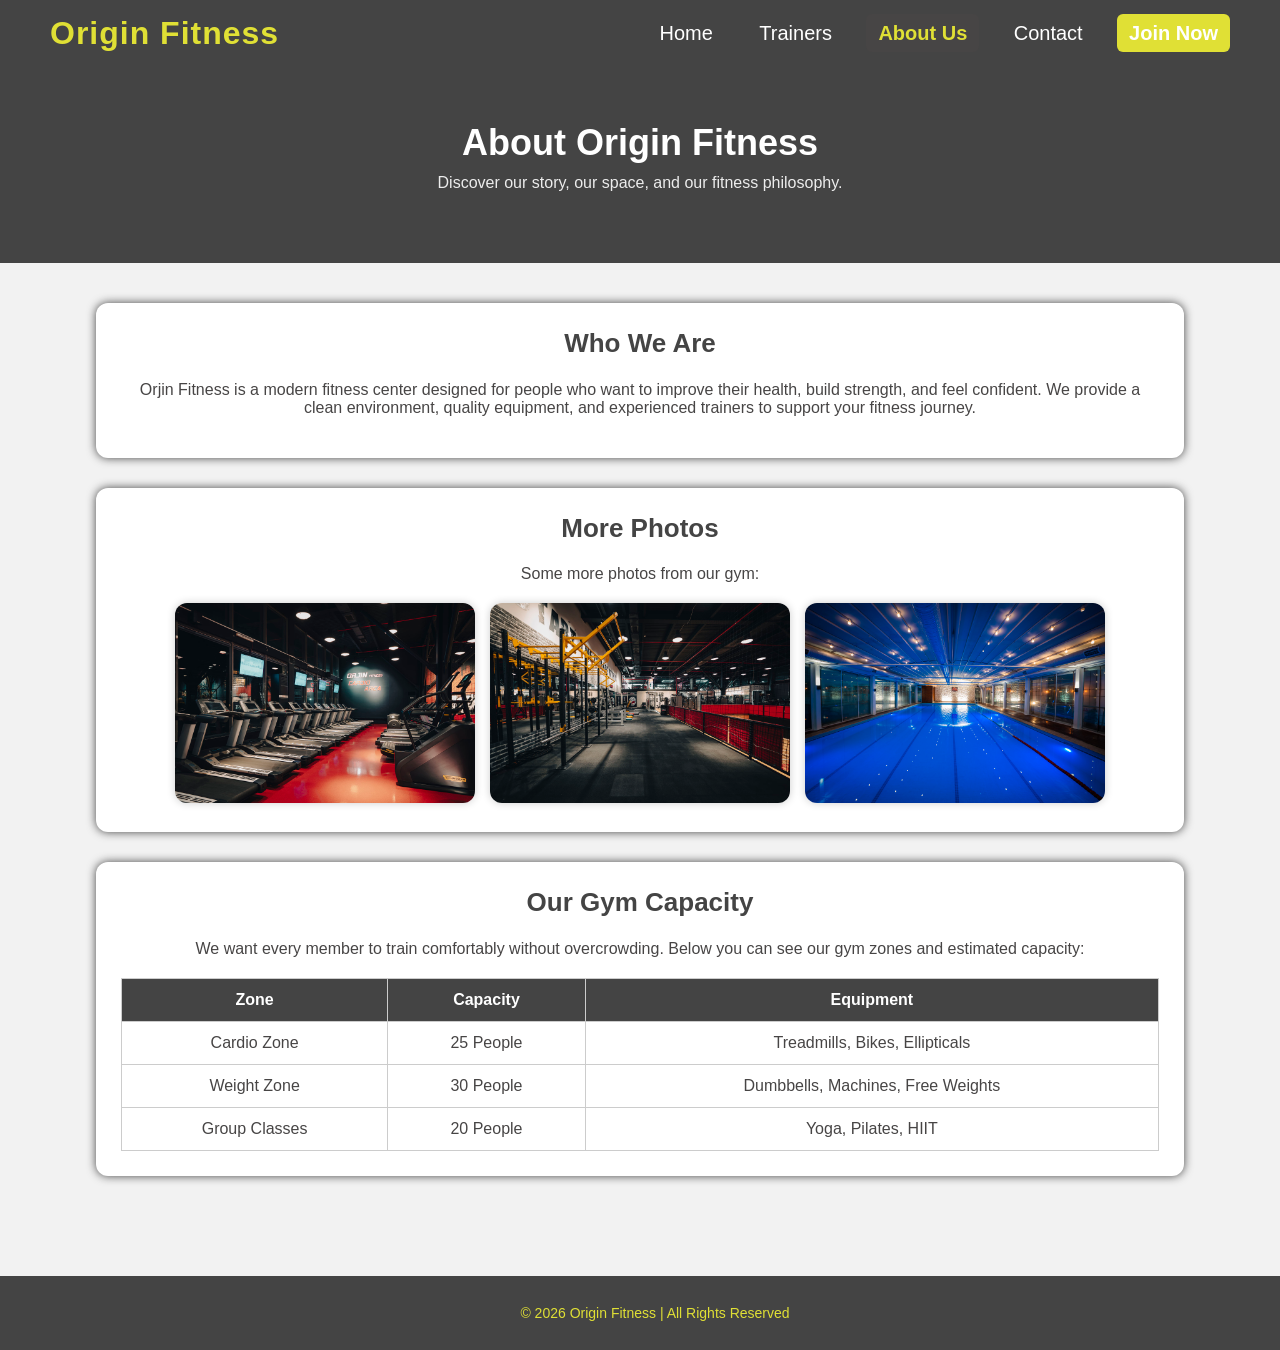
<file: about.html>
<!DOCTYPE html>
<html lang="en">
<head>
  <meta charset="UTF-8">
  <meta name="viewport" content="width=device-width, initial-scale=1.0">
  <title>Origin Fitness | Home</title>
  <link rel="stylesheet" href="about.css">
</head>

<body>

  <!-- HEADER -->
  <header class="header">
    <div class="logo">
      <h1>Origin Fitness</h1>
    </div>

    <nav class="navbar">
      <a href="index.html">Home</a>
      <a href="trainser.html">Trainers</a>
      
      <a href="about.html" class="active">About Us</a>
      
      <a href="contact.html">Contact</a>
      <a href="paid.html" class="join-btn">Join Now</a>
    </nav>
  </header>

  <!-- PAGE HEADER -->
  <section class="page-header">
    <h2>About Origin Fitness</h2>
    <p>Discover our story, our space, and our fitness philosophy.</p>
  </section>

  <!-- MAIN CONTENT -->
  <main class="container">

    <section class="card">
      <h2>Who We Are</h2>
      <p>
        Orjin Fitness is a modern fitness center designed for people who want to improve their health,
        build strength, and feel confident. We provide a clean environment, quality equipment,
        and experienced trainers to support your fitness journey.
      </p>
    </section>

 

 <section class="card">
  <h2>More Photos</h2>
  <p>Some more photos from our gym:</p>

  <div class="gallery">

    <!-- Image 1 -->
    <a href="#modal1">
      <img src="img1.jpg.jpeg" alt="Gym Photo 1">
    </a>

    <!-- Image 2 -->
    <a href="#modal2">
      <img src="img2.jpg.jpeg" alt="Gym Photo 2">
    </a>

    <!-- Image 3 -->
    <a href="#modal3">
      <img src="imgg3.jpeg" alt="Gym Photo 3">
    </a>

  </div>
</section>

<!-- Modal 1 -->
<div id="modal1" class="modal">
<a href="#!" class="close">&times;</a>
  <img src="img1.jpg.jpeg">
</div>

<!-- Modal 2 -->
<div id="modal2" class="modal">
  <a href="#!" class="close">&times;</a>
  <img src="img2.jpg.jpeg">
</div>

<!-- Modal 3 -->
<div id="modal3" class="modal">
  <a href="#!" class="close">&times;</a>
  <img src="imgg3.jpeg">
</div>


<section class="card">
      <h2>Our Gym Capacity</h2>
      <p>
        We want every member to train comfortably without overcrowding.
        Below you can see our gym zones and estimated capacity:
      </p>

      <table class="capacity-table">
        <tr>
          <th>Zone</th>
          <th>Capacity</th>
          <th>Equipment</th>
        </tr>
        <tr>
          <td>Cardio Zone</td>
          <td>25 People</td>
          <td>Treadmills, Bikes, Ellipticals</td>
        </tr>
        <tr>
          <td>Weight Zone</td>
          <td>30 People</td>
          <td>Dumbbells, Machines, Free Weights</td>
        </tr>
        <tr>
          <td>Group Classes</td>
          <td>20 People</td>
          <td>Yoga, Pilates, HIIT</td>
        </tr>
      </table>
    </section>
</main>

  <!-- FOOTER -->
  <footer class="footer">
    <p>© 2026 Origin Fitness | All Rights Reserved</p>
  </footer>

</body>
</html>
</file>
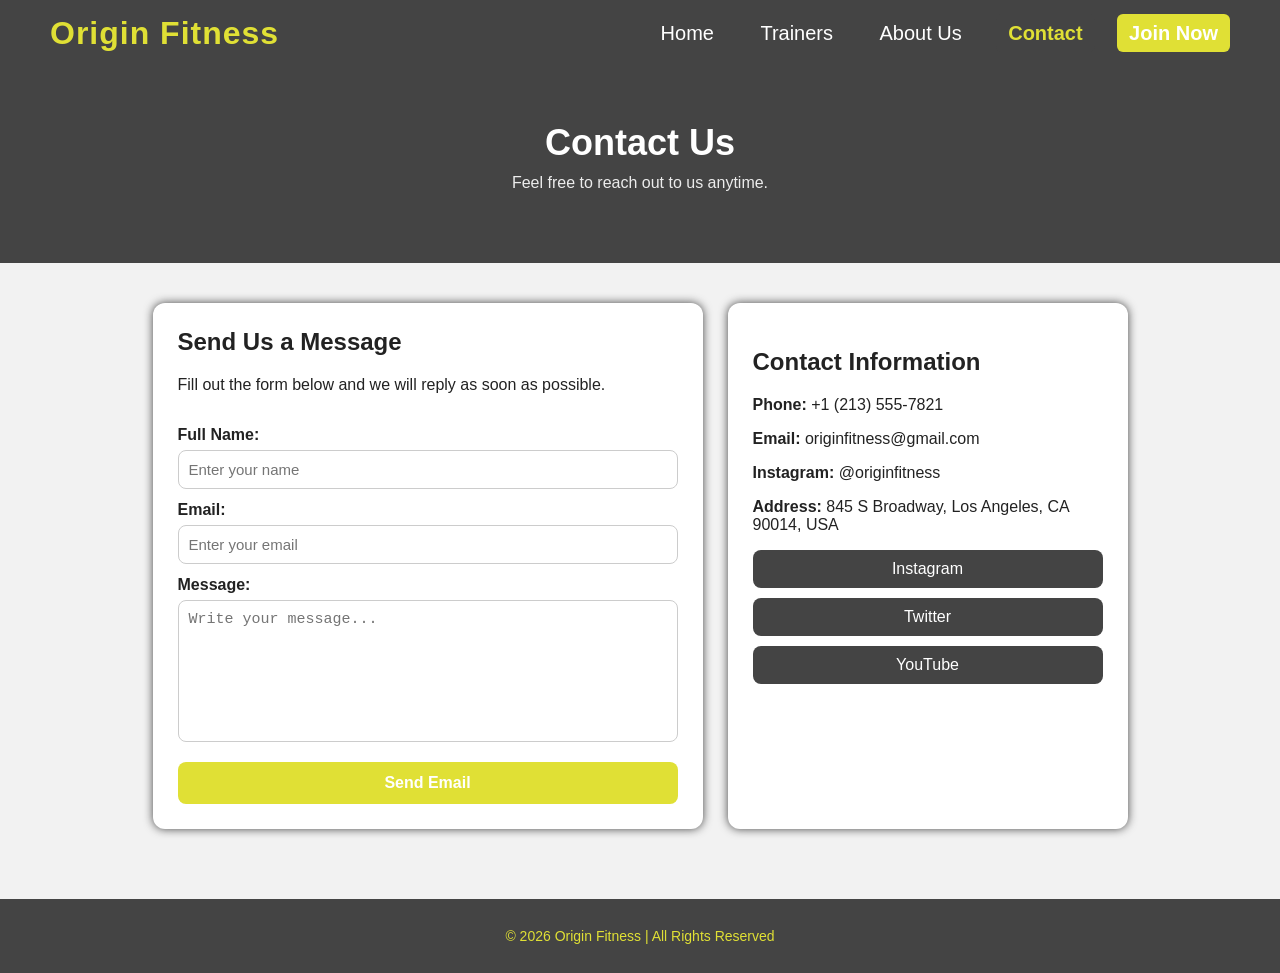
<file: contact.html>
<!DOCTYPE html>
<html lang="en">
<head>
  <meta charset="UTF-8">
  <meta name="viewport" content="width=device-width, initial-scale=1.0">
  <title>Origin Fitness | Home</title>
  <link rel="stylesheet" href="contact.css">
</head>

<body>

  <!-- HEADER -->
  <header class="header">
    <div class="logo">
      <h1>Origin Fitness</h1>
    </div>

    <nav class="navbar">
      <a href="index.html">Home</a>
      <a href="trainser.html">Trainers</a>
      
      <a href="about.html">About Us</a>
      
      <a href="contact.html" class="active">Contact</a>
      <a href="paid.html" class="join-btn">Join Now</a>
    </nav>
  </header>

  <!-- PAGE HEADER -->
  <section class="page-header">
    <h2>Contact Us</h2>
    <p>Feel free to reach out to us anytime.</p>
  </section>

  <!-- MAIN -->
  <main class="container">

    <section class="contact-box">
      <h2>Send Us a Message</h2>
      <p>Fill out the form below and we will reply as soon as possible.</p>


      <form class="contact-form" action="https://formspree.io/f/xlgvjobn" method="POST">
        <label>Full Name:</label>
        <input type="text" name="name" placeholder="Enter your name" required>

        <label>Email:</label>
        <input type="email" name="email" placeholder="Enter your email" required>

        <label>Message:</label>
        <textarea name="message" placeholder="Write your message..." required></textarea>

        <button type="submit">Send Email</button>
      </form>
    </section>

    <section class="info-box">
      <h2>Contact Information</h2>

      <p><b>Phone:</b> +1 (213) 555-7821</p>
      <p><b>Email:</b> originfitness@gmail.com</p>
      <p><b>Instagram:</b> @originfitness</p>
      <p><b>Address:</b> 845 S Broadway, Los Angeles, CA 90014, USA</p>

      <div class="social-links">
        <a href="#">Instagram</a>
        <a href="#">Twitter</a>
        <a href="#">YouTube</a>
      </div>
    </section>

  </main>

  <!-- FOOTER -->
  <footer class="footer">
    <p>© 2026 Origin Fitness | All Rights Reserved</p>
  </footer>

</body>
</html>
</file>
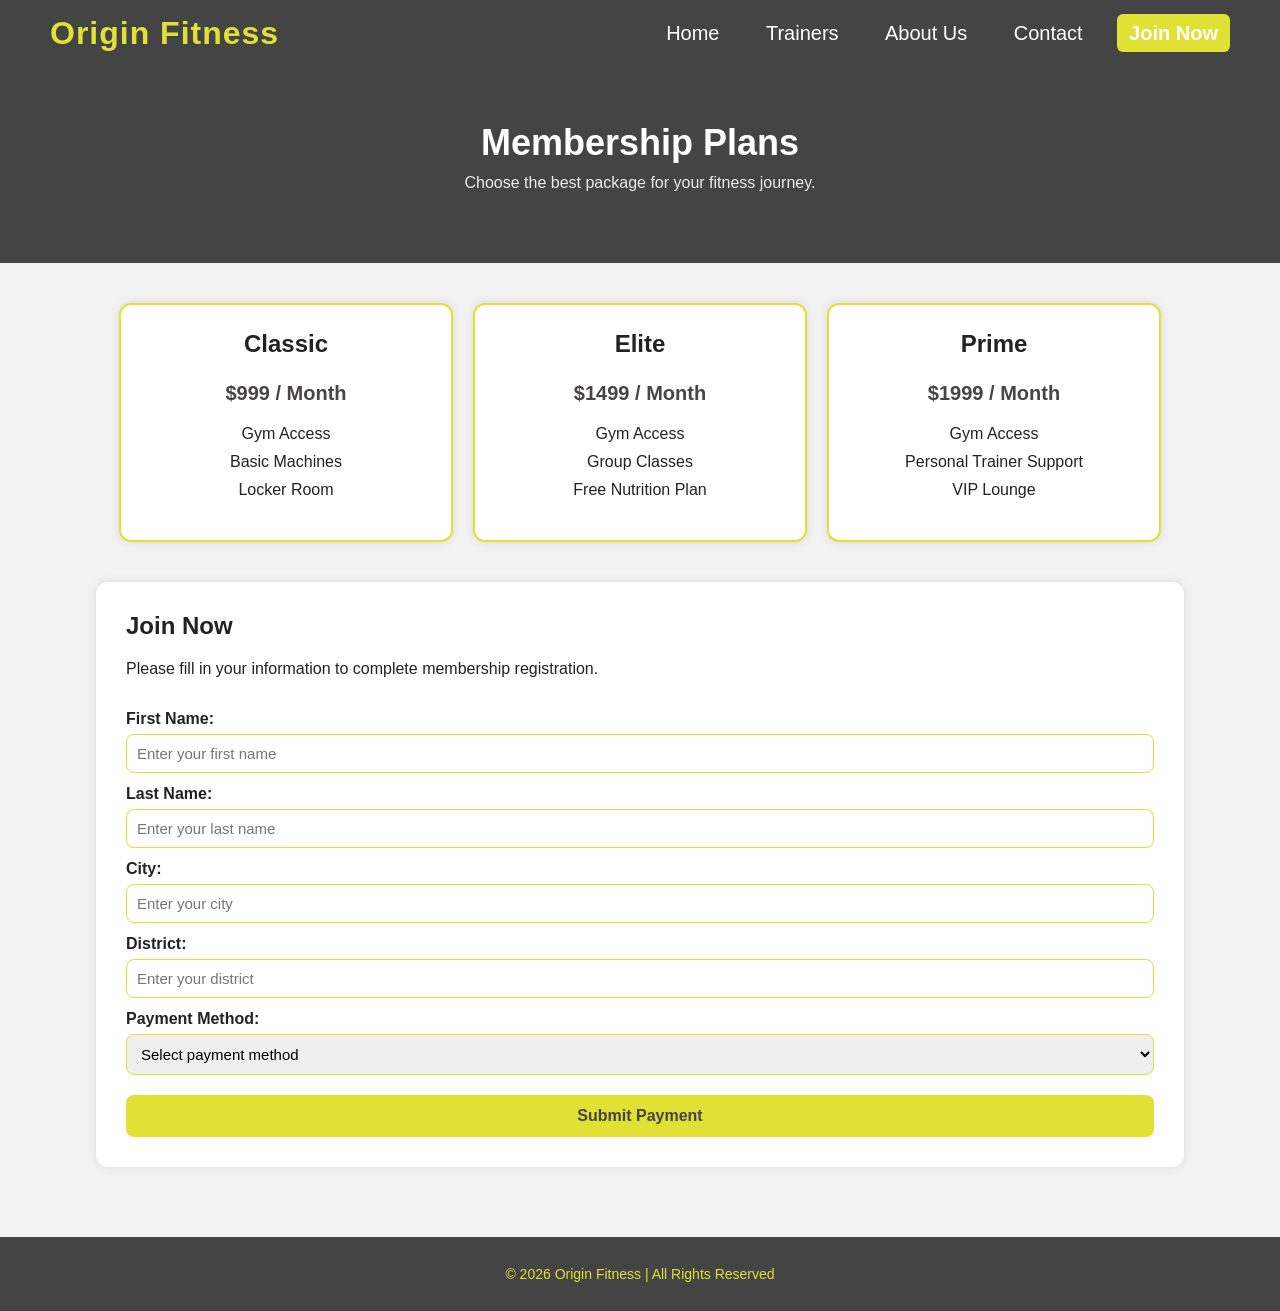
<file: paid.html>
<!DOCTYPE html>
<html lang="en">
<head>
  <meta charset="UTF-8">
  <meta name="viewport" content="width=device-width, initial-scale=1.0">
  <title>Origin Fitness | Join Now</title>
  <link rel="stylesheet" href="paid.css">
</head>

<body>

  <!-- HEADER -->
  <header class="header">
    <div class="logo">
      <h1>Origin Fitness</h1>
    </div>

    <nav class="navbar">
      
      <a href="index.html">Home</a>
      <a href="trainser.html">Trainers</a>
      <a href="about.html">About Us</a>
      <a href="contact.html">Contact</a>
      <a href="paid.html" class="join-btn">Join Now</a>
    </nav>
  </header>

  <!-- PAGE HEADER -->
  <section class="page-header">
    <h2>Membership Plans</h2>
    <p>Choose the best package for your fitness journey.</p>
  </section>

  <main class="container">

    <!-- PACKAGES -->
    <section class="packages">

      <div class="package-card ">
        <h3>Classic</h3>
        <p class="price"> $999 / Month</p>
        <ul>
          <li>Gym Access</li>
          <li>Basic Machines</li>
          <li>Locker Room</li>
        </ul>
      </div>

      <div class="package-card ">
        <h3>Elite</h3>
        <p class="price"> $1499 / Month</p>
        <ul>
          <li>Gym Access</li>
          <li>Group Classes</li>
          <li>Free Nutrition Plan</li>
        </ul>
      </div>

      <div class="package-card ">
        <h3>Prime</h3>
        <p class="price"> $1999 / Month</p>
        <ul>
          <li>Gym Access</li>
          <li>Personal Trainer Support</li>
          <li>VIP Lounge</li>
        </ul>
      </div>

    </section>

    <!-- FORM -->
    <section class="form-section">
      <h2>Join Now</h2>
      <p>Please fill in your information to complete membership registration.</p>

      <form class="join-form">
        <label>First Name:</label>
        <input type="text" placeholder="Enter your first name" required>

        <label>Last Name:</label>
        <input type="text" placeholder="Enter your last name" required>

        <label>City:</label>
        <input type="text" placeholder="Enter your city" required>

        <label>District:</label>
        <input type="text" placeholder="Enter your district" required>

        <label>Payment Method:</label>
        <select required>
          <option value="">Select payment method</option>
          <option value="credit">Credit Card</option>
          <option value="debit">Debit Card</option>
          <option value="cash">Cash</option>
        </select>

        <button type="submit">Submit Payment</button>
      </form>
    </section>

  </main>

  <!-- FOOTER -->
  <footer class="footer">
    <p>© 2026 Origin Fitness | All Rights Reserved</p>
  </footer>

</body>
</html>
</file>
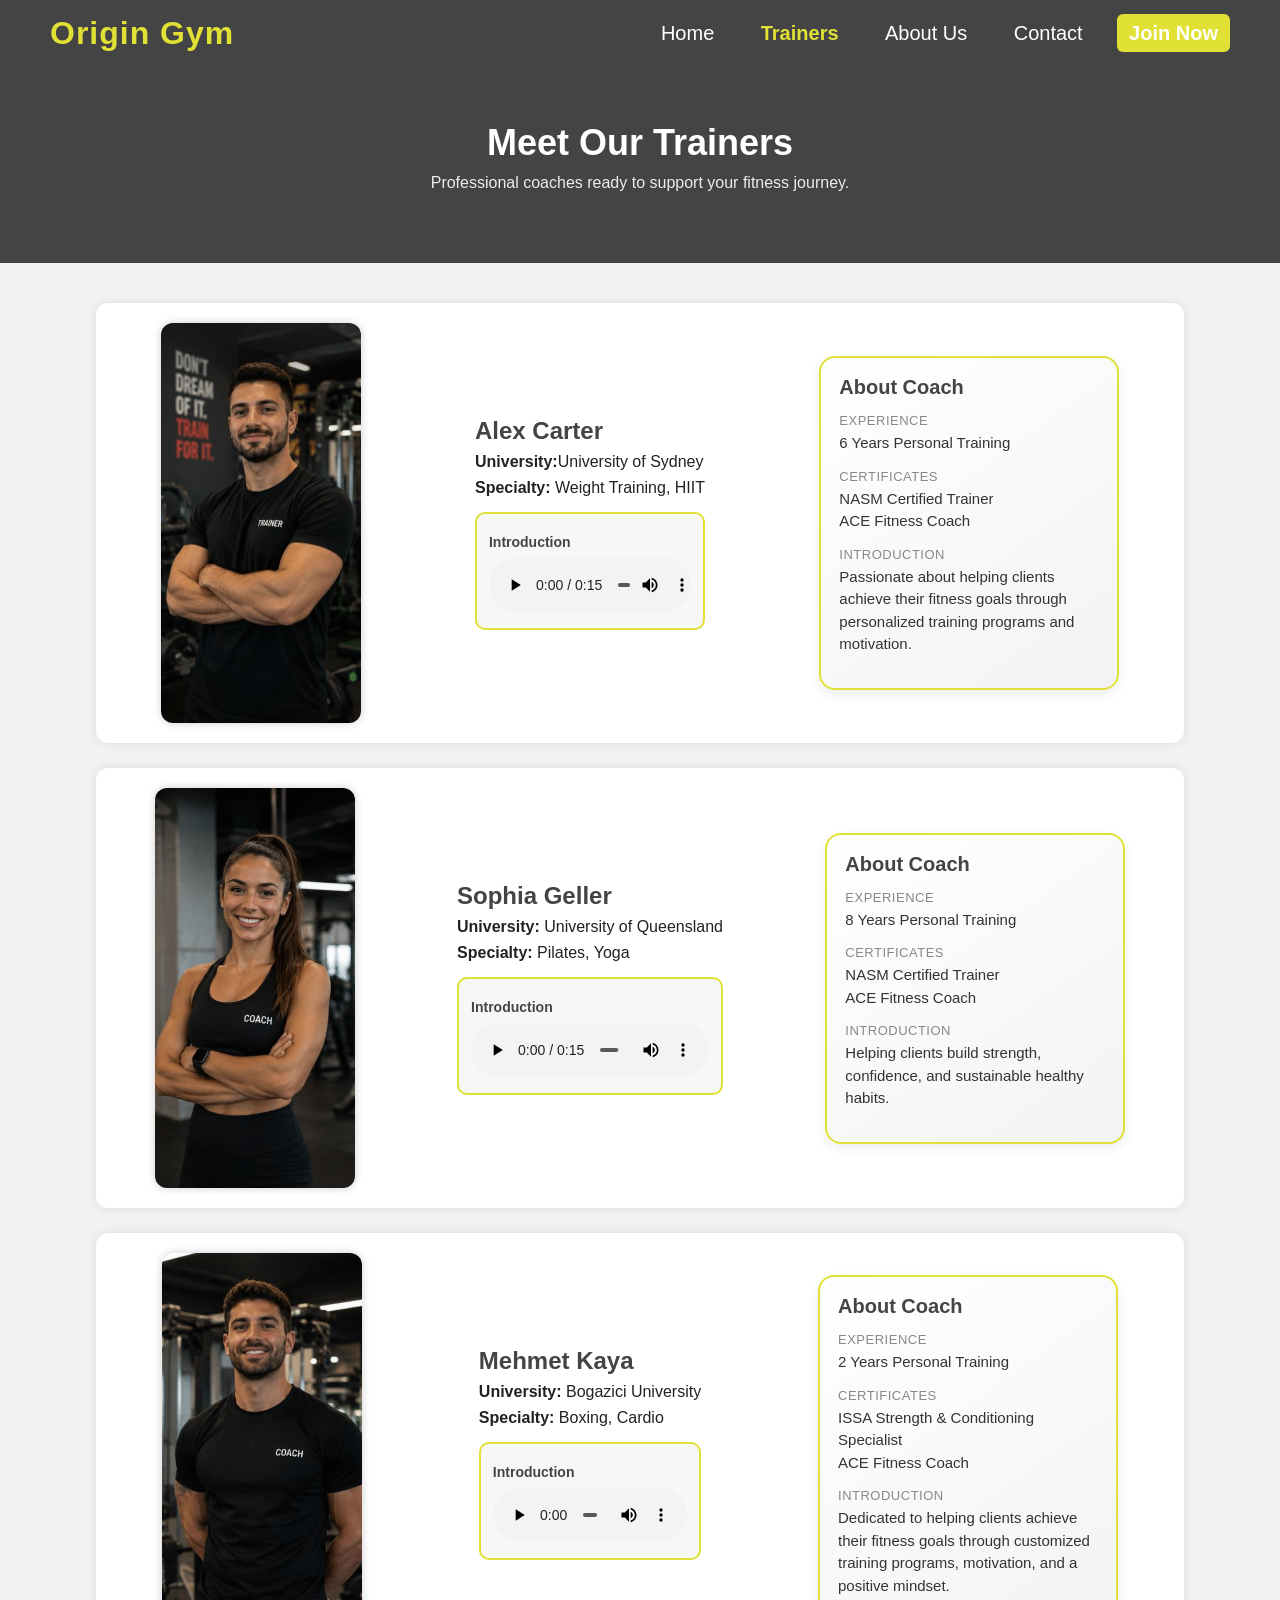
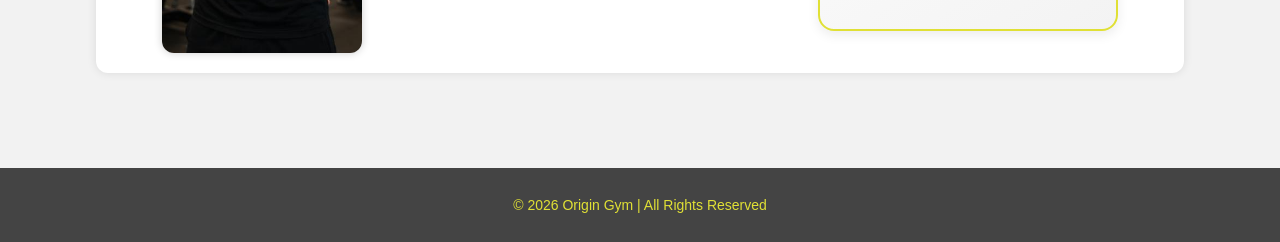
<file: trainser.html>
<!DOCTYPE html>
<html lang="en">

<head>
  <meta charset="UTF-8">
  <meta name="viewport" content="width=device-width, initial-scale=1.0">
  <title>Origin Gym | Trainers</title>
  <link rel="stylesheet" href="trainers.css">
</head>

<body>

  <!-- HEADER -->
  <header class="header">
    <div class="logo">
      <h1>Origin Gym</h1>
    </div>

    <nav class="navbar">
      <a href="index.html">Home</a>
      <a href="trainser.html" class="active">Trainers</a>

      <a href="about.html">About Us</a>

      <a href="contact.html">Contact</a>
      <a href="paid.html" class="join-btn">Join Now</a>
    </nav>
  </header>

  <!-- PAGE HEADER -->
  <section class="page-header">
    <h2>Meet Our Trainers</h2>
    <p>Professional coaches ready to support your fitness journey.</p>
  </section>

  <!-- MAIN -->
  <main class="container">

    <!-- TRAINER 1 -->
    <section class="trainer-card">
      <img src="trainer1.jpeg" alt="Trainer 1">

      <div class="trainer-info">
        <h3>Alex Carter</h3>
        <p><b>University:</b>University of Sydney</p>
        <p><b>Specialty:</b> Weight Training, HIIT</p>

        <div class="voice-note">
          <p class="voice-title">Introduction</p>
          <audio controls>
            <source src="alex.MP3" type="audio/mpeg">
            Your browser does not support the audio element.
          </audio>
        </div>
      </div>
      <div class="trainer-extra">

        <h4>About Coach</h4>

        <div class="info-item">
          <span>EXPERIENCE</span>
          <p>6 Years Personal Training</p>
        </div>

        <div class="info-item">
          <span>CERTIFICATES</span>
          <p>NASM Certified Trainer<br>ACE Fitness Coach</p>
        </div>

        <div class="info-item">
          <span>INTRODUCTION</span>
          <p>
            Passionate about helping clients achieve their fitness goals
            through personalized training programs and motivation.
          </p>
        </div>

      </div>
    </section>

    <!-- TRAINER 2 -->
    <section class="trainer-card">
      <img src="trainer2.jpeg" alt="Trainer 2">

      <div class="trainer-info">
        <h3>Sophia Geller</h3>
        <p><b>University:</b> University of Queensland </p>
        <p><b>Specialty:</b> Pilates, Yoga</p>


        <div class="voice-note">
          <p class="voice-title">Introduction</p>
          <audio controls>
            <source src="sophia.MP3" type="audio/mpeg">
            Your browser does not support the audio element.
          </audio>
        </div>
      </div>
      <div class="trainer-extra">

        <h4>About Coach</h4>

        <div class="info-item">
          <span>EXPERIENCE</span>
          <p>8 Years Personal Training</p>
        </div>

        <div class="info-item">
          <span>CERTIFICATES</span>
          <p>NASM Certified Trainer<br>ACE Fitness Coach</p>
        </div>

        <div class="info-item">
          <span>INTRODUCTION</span>
          <p>
            Helping clients build strength, confidence,
            and sustainable healthy habits.
          </p>
        </div>

      </div>
    </section>

    <!-- TRAINER 3 -->
    <section class="trainer-card">
      <img src="trainer3.jpeg" alt="Trainer 3">

      <div class="trainer-info">
        <h3>Mehmet Kaya</h3>
        <p><b>University:</b> Bogazici University</p>
        <p><b>Specialty:</b> Boxing, Cardio</p>

        <div class="voice-note">
          <p class="voice-title">Introduction</p>
          <audio controls>
            <source src="mehmet.MP3" type="audio/mpeg">
            Your browser does not support the audio element.
          </audio>
        </div>
      </div>
      <div class="trainer-extra">

        <h4>About Coach</h4>

        <div class="info-item">
          <span>EXPERIENCE</span>
          <p>2 Years Personal Training</p>
        </div>

        <div class="info-item">
          <span>CERTIFICATES</span>
          <p>ISSA Strength & Conditioning Specialist<br>ACE Fitness Coach</p>
        </div>

        <div class="info-item">
          <span>INTRODUCTION</span>
          <p>
            Dedicated to helping clients achieve their fitness goals
            through customized training programs, motivation,
            and a positive mindset.

          </p>
        </div>

      </div>
    </section>

  </main>

  <!-- FOOTER -->
  <footer class="footer">
    <p>© 2026 Origin Gym | All Rights Reserved</p>
  </footer>

</body>

</html>
</file>
<file: about.css>
/* ==========================
   GENERAL SETTINGS
========================== */
body {
  margin: 0;
  padding: 0;
  font-family: Arial, sans-serif;
  background-color: #f2f2f2;
  color:  #474545;
}

/* ==========================
   HEADER / NAVBAR
========================== */
.header {
  background-color: #444;
  color: rgb(224, 224, 53);
  display: flex;
  justify-content: space-between;
  align-items: center;
  padding: 15px 50px;
  position: sticky;
  top: 0;
  z-index: 1000;
}

.logo h1 {
  margin: 0;
  font-size: 30x;
  letter-spacing: 1px;
}

.navbar a {
  color: white;
  text-decoration: none;
  margin-left: 18px;
  font-size: 20px;
  padding: 8px 12px;
  border-radius: 6px;
  transition: 0.3s;
}

.navbar a:hover {
  background-color: #474545;
}

.navbar a.active {
  background-color: #474545;
  font-weight: bold;
  color: rgb(224, 224, 53);
}



.join-btn {
  background-color: rgb(224, 224, 53);
  font-weight: bold;
}

.join-btn:hover {
  background-color:  rgb(224, 224, 53);
}



/* ==========================
   PAGE HEADER (ABOUT TOP AREA)
========================== */
.page-header {
  background-color:#444 ;
  
  color: white;
  text-align: center;
  padding: 55px 20px;
}

.page-header h2 {
  margin: 0;
  font-size: 36px;
}

.page-header p {
  margin-top: 10px;
  font-size: 16px;
  opacity: 0.9;
}

/* ==========================
   MAIN CONTAINER
========================== */
.container {
  width: 85%;
  margin: auto;
  padding: 40px 0;
}

/* ==========================
   CARD DESIGN
========================== */
.card {
  background-color: white;
  padding: 25px;
  margin-bottom: 30px;
  border-radius: 12px;
  box-shadow: 0px 0px 10px #444;
}

.card h2 {
  margin-top: 0;
  font-size: 26px;
  color: #444;
}

/* ==========================
   TABLE DESIGN
========================== */
.capacity-table {
  width: 100%;
  border-collapse: collapse;
  margin-top: 20px;
}

.capacity-table th,
.capacity-table td {
  border: 1px solid #ccc;
  padding: 12px;
  text-align: center;
}

.capacity-table th {
  background-color: #444;
  color: white;
}

/* ==========================
   GALLERY
========================== */
.gallery {
  display: flex;
  flex-wrap: wrap;
  justify-content: center;
  gap: 15px;
  margin-top: 20px;
}

.gallery img {
  width: 300px;
  height: 200px;
  object-fit: cover;
  border-radius: 12px;
  box-shadow: 0px 0px 8px rgba(0, 0, 0, 0.2);
  transition: 0.3s;
}

.gallery img:hover {
  transform: scale(1.03);
}

body{
    font-family: Arial, sans-serif;
    text-align: center;
    background: #f2f2f2;
}

/* Small image */
.small-image{
    width: 300px;
    border-radius: 10px;
    cursor: pointer;
    transition: 0.3s;
}

.small-image:hover{
    transform: scale(1.03);
}

/* Modal background */
.modal{
    position: fixed;
    top: 0;
    left: 0;
    width: 100%;
    height: 100%;
    background: #444;

    display: flex;
    justify-content: center;
    align-items: center;

    opacity: 0;
    visibility: hidden;

    transition: 0.3s;
}

/* Open modal when targeted */
.modal:target{
    opacity: 1;
    visibility: visible;
}

/* Large image */
.modal img{
    max-width: 80%;
    max-height: 80%;
    border-radius: 12px;
    box-shadow: 0 0 20px #444;
}

/* Close button */
.close{
    position: absolute;
    top: 80px;
    right: 35px;
    font-size: 40px;
    color: white;
    text-decoration: none;
  }

.footer {
  background-color: #444;
  color: rgb(224, 224, 53);
  text-align: center;
  padding: 15px;
  margin-top: 30px;
  font-size: 14px;
  width: 100%;
}
</file>
<file: contact.css>
/* GENERAL */
body {
  margin: 0;
  padding: 0;
  font-family: Arial, sans-serif;
  background-color: #f2f2f2;
  color: #222;
}

/* ==========================
   HEADER / NAVBAR
========================== */
.header {
  background-color: #444;
  color: rgb(224, 224, 53);
  display: flex;
  justify-content: space-between;
  align-items: center;
  padding: 15px 50px;
  position: sticky;
  top: 0;
  z-index: 1000;
}

.logo h1 {
  margin: 0;
  font-size: 30x;
  letter-spacing: 1px;
}

.navbar a {
  color: white;
  text-decoration: none;
  margin-left: 18px;
  font-size: 20px;
  padding: 8px 12px;
  border-radius: 6px;
  transition: 0.3s;
}

.navbar a:hover {
  background-color: #444;
}

.navbar a.active {
  background-color: #444;
  font-weight: bold;
  color: rgb(224, 224, 53);
}



.join-btn {
  background-color: rgb(224, 224, 53);
  font-weight: bold;
}

.join-btn:hover {
  background-color:  rgb(224, 224, 53);
}



/* PAGE HEADER */
.page-header {
  background-color: #444;
  color: white;
  text-align: center;
  padding: 55px 20px;
}

.page-header h2 {
  margin: 0;
  font-size: 36px;
}

.page-header p {
  margin-top: 10px;
  font-size: 16px;
  opacity: 0.9;
}

/* CONTAINER */
.container {
  width: 85%;
  margin: auto;
  padding: 40px 0;
  display: flex;
  gap: 25px;
  flex-wrap: wrap;
  justify-content: center;
}

/* CONTACT BOX */
.contact-box {
  background-color: white;
  padding: 25px;
  width: 500px;
  border-radius: 12px;
  box-shadow: 0px 0px 10px #444;
}

.contact-box h2 {
  margin-top: 0;
}

/* FORM */
.contact-form {
  display: flex;
  flex-direction: column;
  margin-top: 20px;
}

.contact-form label {
  margin-top: 12px;
  font-weight: bold;
}

.contact-form input,
.contact-form textarea {
  padding: 10px;
  margin-top: 6px;
  border-radius: 8px;
  border: 1px solid #ccc;
  font-size: 15px;
}

.contact-form textarea {
  height: 120px;
  resize: none;
}

.contact-form button {
  margin-top: 20px;
  padding: 12px;
  border: none;
  border-radius: 8px;
  background-color: rgb(224, 224, 53);
  color: white;
  font-size: 16px;
  font-weight: bold;
  cursor: pointer;
  transition: 0.3s;
}

.contact-form button:hover {
  background-color: rgb(224, 224, 53);
}

/* INFO BOX */
.info-box {
  background-color: white;
  padding: 25px;
  width: 350px;
  border-radius: 12px;
  box-shadow: 0px 0px 10px #444;
}

.social-links {
  margin-top: 15px;
  display: flex;
  flex-direction: column;
  gap: 10px;
}

.social-links a {
  text-decoration: none;
  background-color: #444;
  color: white;
  padding: 10px;
  border-radius: 8px;
  text-align: center;
  transition: 0.3s;
}

.social-links a:hover {
  background-color: #333;
}

/* FOOTER */

  
  footer {
  background-color: #444; 
  color: rgb(224, 224, 53);
  text-align: center;
  padding: 15px;
  margin-top: 30px;
  font-size: 14px;
}
</file>
<file: paid.css>
/* GENERAL */
body {
  margin: 0;
  padding: 0;
  font-family: Arial, sans-serif;
  background-color: #f2f2f2;
  color: #222;
}


/* ==========================
   HEADER / NAVBAR
========================== */
.header {
  background-color: #444;
  color: rgb(224, 224, 53);
  display: flex;
  justify-content: space-between;
  align-items: center;
  padding: 15px 50px;
  top: 0;
  z-index: 1000;
}

.logo h1 {
  margin: 0;
  font-size: 30x;
  letter-spacing: 1px;
}

.navbar a {
  color: white;
  text-decoration: none;
  margin-left: 18px;
  font-size: 20px;
  padding: 8px 12px;
  border-radius: 6px;
  transition: 0.3s;
}

.navbar a:hover {
  background-color:#444 ;
  
}

.navbar a.active {
  background-color: #444;
  
}

.join-btn {
  background-color: rgb(224, 224, 53);
  font-weight: bold;
}

.join-btn:hover {
  background-color:  rgb(224, 224, 53);
}

/* PAGE HEADER */
.page-header {
  background-color: #444;
  color: white;
  text-align: center;
  padding: 55px 20px;
}

.page-header h2 {
  margin: 0;
  font-size: 36px;
}

.page-header p {
  margin-top: 10px;
  font-size: 16px;
  opacity: 0.9;
}

/* CONTAINER */
.container {
  width: 85%;
  margin: auto;
  padding: 40px 0;
}

/* PACKAGES */
.packages {
  display: flex;
  justify-content: center;
  gap: 20px;
  flex-wrap: wrap;
  margin-bottom: 40px;
}

.package-card {
  background-color: white;
  width: 280px;
  padding: 25px;
  border-radius: 12px;
  box-shadow: 0px 0px 10px rgba(0,0,0,0.1);
  text-align: center;
  transition: 0.3s;
  border: 2px solid rgb(224, 224, 53);

}

.package-card:hover {
  transform: scale(1.03);
}

.package-card h3 {
  margin-top: 0;
  font-size: 24px;
 

}

.price {
  font-size: 20px;
  font-weight: bold;
  color: #474545;
}

.package-card ul {
 

  list-style: none;
  padding: 0;
}

.package-card ul li {
  margin: 10px 0;
}




/* FORM SECTION */
.form-section {
  background-color: white;
  padding: 30px;
  border-radius: 12px;
  box-shadow: 0px 0px 10px rgba(0,0,0,0.1);
}

.form-section h2 {
  margin-top: 0;
}

.join-form {
  display: flex;
  flex-direction: column;
  margin-top: 20px;
}

.join-form label {
  margin-top: 12px;
  font-weight: bold;
}

.join-form input,
.join-form select {
  padding: 10px;
  margin-top: 6px;
  border-radius: 8px;
  border: 1px solid rgb(224, 224, 53);
  font-size: 15px;
}

.join-form button {
  margin-top: 20px;
  padding: 12px;
  border: none;
  border-radius: 8px;
  background-color:rgb(224, 224, 53);

  color:#444 ;
  font-size: 16px;
  font-weight: bold;
  cursor: pointer;
  transition: 0.3s;
}

.join-form button:hover {
  background-color:rgb(224, 224, 53)3b;
}

/* FOOTER */
.footer {
  background-color:#444; ;
  color: rgb(224, 224, 53);;
  text-align: center;
  padding: 15px;
  margin-top: 30px;
  font-size: 14px;
}
</file>
<file: trainers.css>
/* GENERAL */
body {
  margin: 0;
  padding: 0;
  font-family: Arial, sans-serif;
  background-color: #f2f2f2;
  color: #222;
}

/* HEADER */
header {
  background-color: #444;
  color: rgb(224, 224, 53);
  display: flex;
  justify-content: space-between;
  align-items: center;
  padding: 15px 50px;
  position: sticky;
  top: 0;
  z-index: 1000;
}
.logo h1 {
  margin: 0;
  font-size: 30x;
  letter-spacing: 1px;
}

.navbar a {
  color: white;
  text-decoration: none;
  margin-left: 18px;
  font-size: 20px;
  padding: 8px 12px;
  border-radius: 6px;
  transition: 0.3s;
}

.navbar a:hover {
  background-color: #444;
}

.navbar a.active {
  background-color: #444;
  font-weight: bold;
  color: rgb(224, 224, 53);
}

.join-btn {
  background-color: rgb(224, 224, 53);
  font-weight: bold;
}

.join-btn:hover {
  background-color:  rgb(224, 224, 53);
}

/* PAGE HEADER */
.page-header {
  background-color:#444;
  color: white;
  text-align: center;
  padding: 55px 20px;
}

.page-header h2 {
  margin: 0;
  font-size: 36px;
}

.page-header p {
  margin-top: 10px;
  font-size: 16px;
  opacity: 0.9;
}

/* CONTAINER */
.container {
  width: 85%;
  margin: auto;
  padding: 40px 0;
}
.trainer-content {
  display: flex;
  justify-content: space-between;
  align-items: flex-start;
  gap: 30px;
}

.trainer-extra {
  background: linear-gradient(145deg, #ffffff, #f3f3f3);
  padding: 18px;
  border-radius: 16px;
  width: 260px;
  box-shadow: 0 4px 12px rgba(0,0,0,0.08);
  border: 2px solid rgb(224, 224, 53);
}

.trainer-extra h4 {
  margin-top: 0;
  margin-bottom: 14px;
  font-size: 20px;
  color: #444;
}

.info-item {
  margin-bottom: 14px;
}

.info-item span {
  display: block;
  font-size: 13px;
  color: #888;
  margin-bottom: 4px;
  letter-spacing: 0.5px;
}

.info-item p {
  margin: 0;
  font-size: 15px;
  color: #333;
  line-height: 1.5;
}

/* TRAINER CARD */
.trainer-card {
  background-color: white;
  display: flex;
  justify-content: space-around;
  gap: 25px;
  padding: 20px;
  margin-bottom: 25px;
  border-radius: 12px;
  box-shadow: 0px 0px 10px rgba(0,0,0,0.1);
  align-items: center;
}

.trainer-card img {
  width: 200px;
  height:400px;
  object-fit: cover;
  border-radius: 12px;
  box-shadow: 0px 0px 8px rgba(0,0,0,0.2);
}

/* TRAINER INFO */
.trainer-info h3 {
  margin: 0;
  font-size: 24px;
  color: #444;
}

.trainer-info p {
  margin: 8px 0;
}

/* VOICE NOTE STYLE */
.voice-note {
  margin-top: 15px;
  background-color: #f7f7f7;
  padding: 12px;
  border-radius: 10px;
  max-width: 350px;
  border: 2px solid rgb(224, 224, 53);
}

.voice-title {
  margin: 0 0 8px 0;
  font-weight: bold;
  font-size: 14px;
  color: #444;
}

audio {
  width: 100%;
}

/* FOOTER */
.footer {
  background-color: #444;
  color: rgb(224, 224, 53) ;
  text-align: center;
  padding: 15px;
  margin-top: 30px;
  font-size: 14px;
}
</file>
